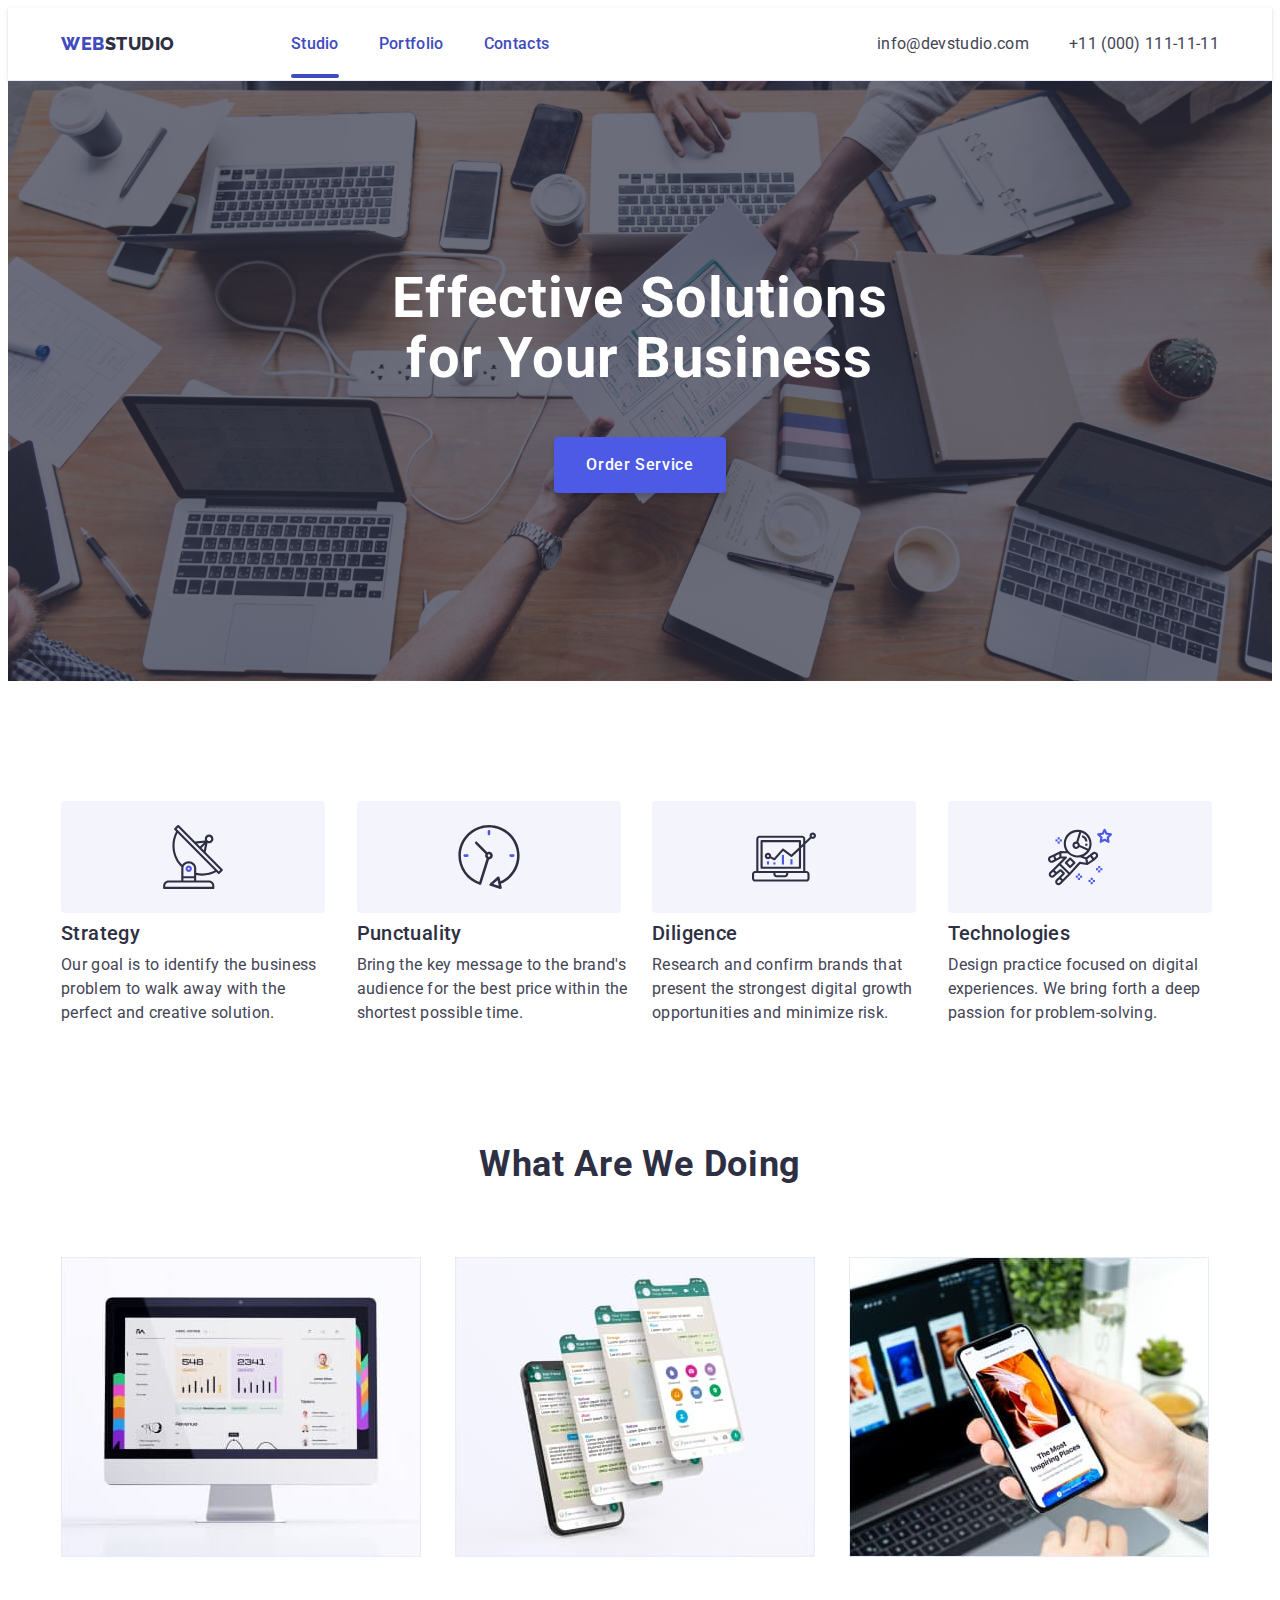
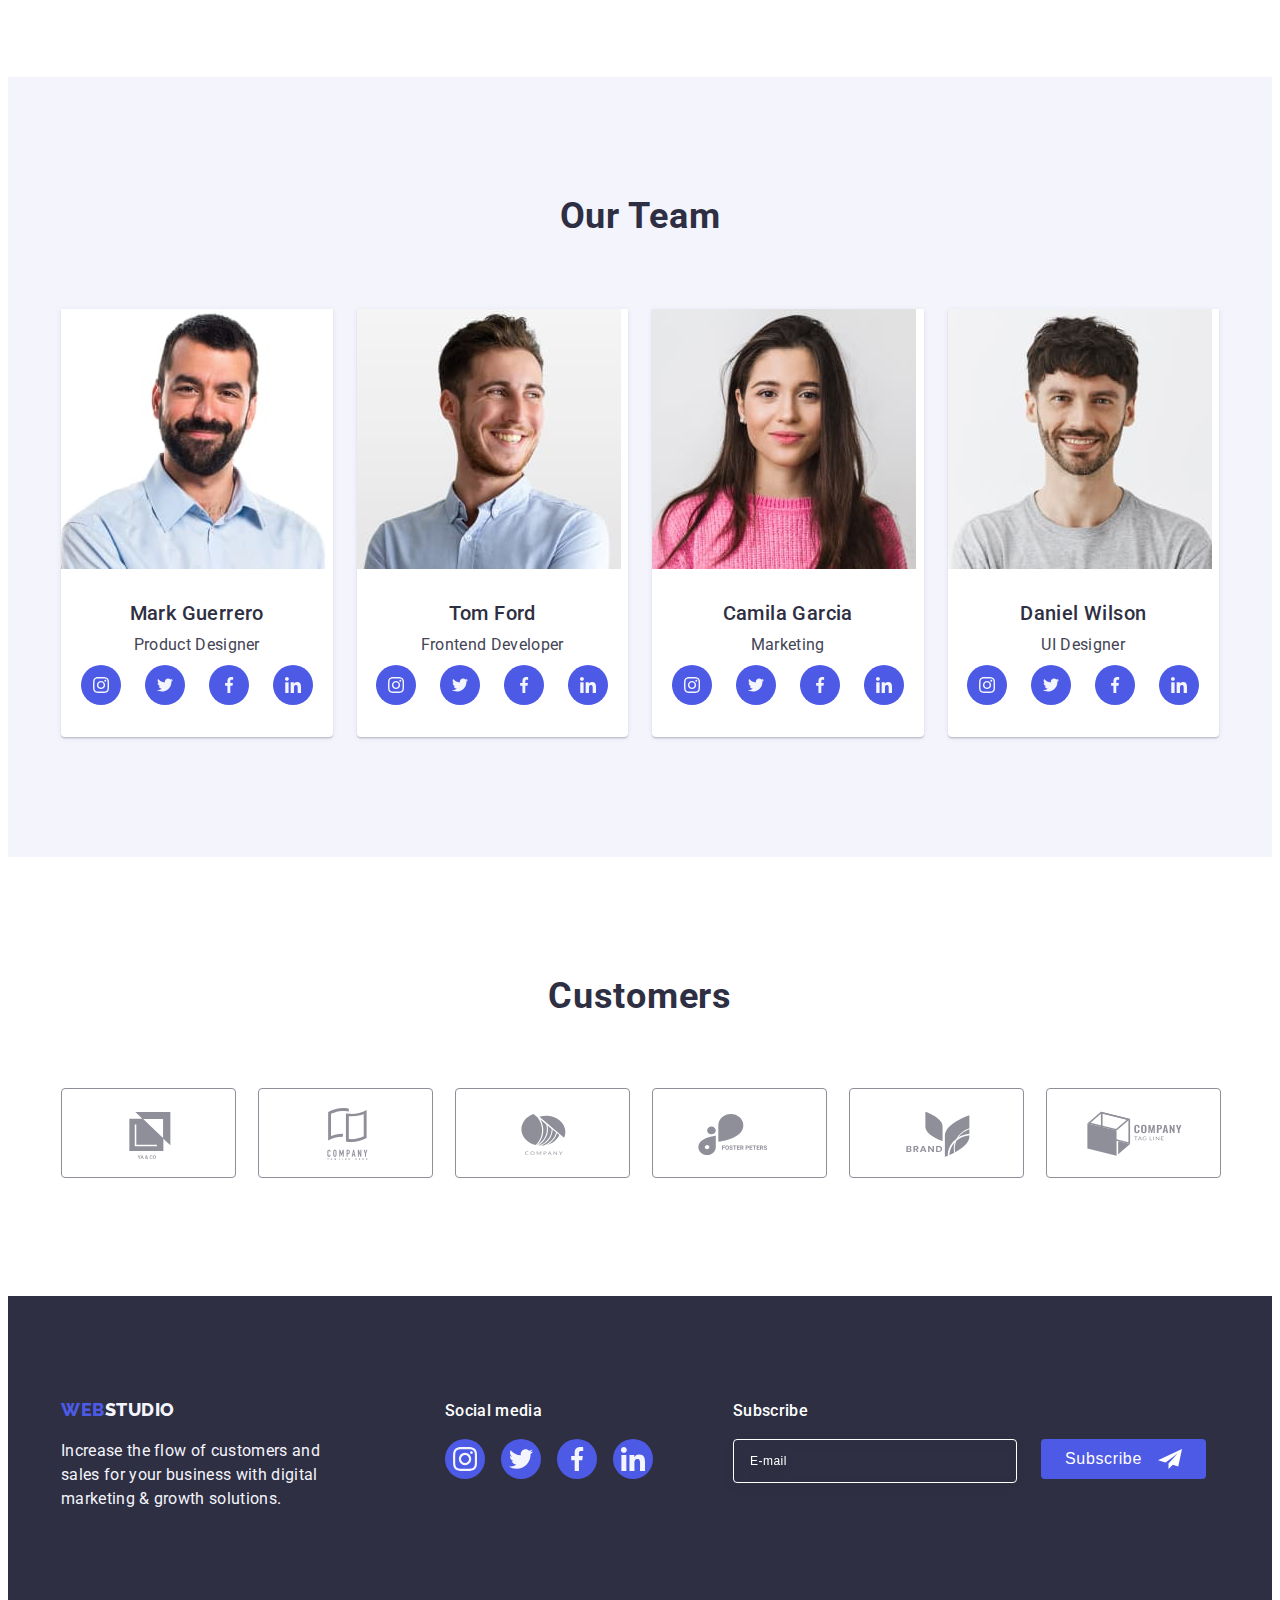
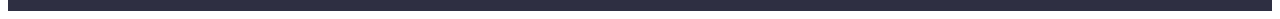
<file: index.html>
<!DOCTYPE html>
<html lang="en">
  <head>
    <meta charset="UTF-8" />
    <meta http-equiv="X-UA-Compatible" content="IE=edge" />
    <meta name="viewport" content="width=device-width, initial-scale=1.0" />
    <title>Web Studio goit-markup-hw-05</title>

    <link rel="preconnect" href="https://fonts.googleapis.com" />
    <link rel="preconnect" href="https://fonts.gstatic.com" crossorigin />
    <link
      href="https://fonts.googleapis.com/css2?family=Raleway:wght@800&family=Roboto:wght@400;500;700&display=swap"
      rel="stylesheet"
    />
    <link
      rel="stylesheet"
      href="https://cdnjs.cloudflare.com/ajax/libs/modern-normalize/1.1.0/modern-normalize.min.css"
      integrity="sha512-wpPYUAdjBVSE4KJnH1VR1HeZfpl1ub8YT/NKx4PuQ5NmX2tKuGu6U/JRp5y+Y8XG2tV+wKQpNHVUX03MfMFn9Q=="
      crossorigin="anonymous"
      referrerpolicy="no-referrer"
    />
    <link rel="stylesheet" href="./css/styles.css" />
  </head>

  <body>
    <!------------------ HEDER-------------- -->
    <header class="heder">
      <div class="header-container container">
        <nav class="nav">
          <a class="link heder-logo" href="./index.html"
            >Web<span class="heder-logo-span">Studio</span></a
          >
          <ul class="list nav-list">
            <li>
              <a class="link nav-last active" href="./index.html">Studio</a>
            </li>
            <li>
              <a class="link nav-last" href="./portfolio.html">Portfolio</a>
            </li>
            <li>
              <a class="link nav-last" href="">Contacts</a>
            </li>
          </ul>
        </nav>
        <address class="address">
          <ul class="list address-list">
            <li>
              <a
                class="link address-mail"
                href="mailto:info@devstudio.com"
                target="_blank"
                rel="noreferrer noopener"
                >info@devstudio.com
              </a>
            </li>
            <li>
              <a class="link address-mail" href="tel:+110001111111"
                >+11 (000) 111-11-11</a
              >
            </li>
          </ul>
        </address>
      </div>
    </header>
    <!------------------ /HEDER-------------- -->
    <!------------------ MAIN-------------- -->
    <main>
      <!-- heroy -->

      <section class="heroy">
        <div class="container heroy-container">
          <h1 class="heroy-title">Effective Solutions for Your Business</h1>
          <button class="button heroy-button" type="button" data-modal-open>
            Order Service
          </button>
        </div>
      </section>

      <!-- /heroy -->
      <!--------features-section------->

      <section class="features-section">
        <div class="container">
          <h2 class="features-hidden-title" hidden>Our properties</h2>

          <ul class="list features-list">
            <li class="features-last">
              <div class="features-last-icon">
                <svg width="64" height="64">
                  <use href="./images/icons.svg#icon-antenna"></use>
                </svg>
              </div>
              <h3 class="features-list-title">Strategy</h3>
              <p class="features-list-text">
                Our goal is to identify the business problem to walk away with
                the perfect and creative solution.
              </p>
            </li>
            <li class="features-last">
              <div class="features-last-icon">
                <svg width="64" height="64">
                  <use href="./images/icons.svg#icon-clock"></use>
                </svg>
              </div>
              <h3 class="features-list-title">Punctuality</h3>
              <p class="features-list-text">
                Bring the key message to the brand's audience for the best price
                within the shortest possible time.
              </p>
            </li>
            <li class="features-last">
              <div class="features-last-icon">
                <svg width="64" height="64">
                  <use href="./images/icons.svg#icon-diagram"></use>
                </svg>
              </div>
              <h3 class="features-list-title">Diligence</h3>
              <p class="features-list-text">
                Research and confirm brands that present the strongest digital
                growth opportunities and minimize risk.
              </p>
            </li>
            <li class="features-last">
              <div class="features-last-icon">
                <svg width="64" height="64">
                  <use href="./images/icons.svg#icon-astronaut"></use>
                </svg>
              </div>
              <h3 class="features-list-title">Technologies</h3>
              <p class="features-list-text">
                Design practice focused on digital experiences. We bring forth a
                deep passion for problem-solving.
              </p>
            </li>
          </ul>
        </div>
      </section>

      <!--------/features-section------->
      <!------ galerey-section -------->

      <section class="galerey-section">
        <div class="container">
          <h2 class="galerey-section-title">What are we doing</h2>
          <ul class="list galerey-section-container">
            <li class="galerey-last">
              <img
                src="./images/index.galerey/galerey/pc.jpg"
                alt="Monitor"
                width="360"
                height="300"
              />
            </li>
            <li class="galerey-last">
              <img
                src="./images/index.galerey/galerey/telephones.jpg"
                alt="telephones"
                width="360"
                height="300"
              />
            </li>
            <li class="galerey-last">
              <img
                src="./images/index.galerey/galerey/notebook.jpg"
                alt="notebook"
                width="360"
                height="300"
              />
            </li>
          </ul>
        </div>
      </section>

      <!----------- /galerey ---------->
      <!----------- description ---------->

      <section class="description">
        <div class="container">
          <h2 class="description-title">Our Team</h2>
          <ul class="list description-list">
            <li class="description-img">
              <img
                class="description-card-img"
                src="./images/index.galerey/our_team/mark-guerrero.jpg"
                alt="poto Mark Guerrero"
                width="264"
                height="260"
              />
              <div class="description-name-container">
                <h3 class="description-name">Mark Guerrero</h3>
                <p class="description-text">Product Designer</p>
                <ul class="list description-list-icon">
                  <li class="description-last-icon">
                    <a href="" class="last description-social-icon">
                      <svg width="16" height="16" class="description-icon">
                        <use href="./images/icons.svg#icon-instagram"></use>
                      </svg>
                    </a>
                  </li>
                  <li class="description-last-icon">
                    <a href="" class="last description-social-icon">
                      <svg width="16" height="16" class="description-icon">
                        <use href="./images/icons.svg#icon-twitter"></use>
                      </svg>
                    </a>
                  </li>
                  <li class="description-last-icon">
                    <a href="" class="last description-social-icon">
                      <svg width="16" height="16" class="description-icon">
                        <use href="./images/icons.svg#icon-facebook"></use>
                      </svg>
                    </a>
                  </li>
                  <li class="description-last-icon">
                    <a href="" class="last description-social-icon">
                      <svg width="16" height="16" class="description-icon">
                        <use href="./images/icons.svg#icon-linkedin"></use>
                      </svg>
                    </a>
                  </li>
                </ul>
              </div>
            </li>
            <li class="description-img">
              <img
                class="description-card-img"
                src="./images/index.galerey/our_team/tom-ford.jpg"
                alt="poto Tom Ford"
                width="264"
                height="260"
              />
              <div class="description-name-container">
                <h3 class="description-name">Tom Ford</h3>
                <p class="description-text">Frontend Developer</p>
                <ul class="list description-list-icon">
                  <li>
                    <a href="" class="last description-social-icon">
                      <svg width="16" height="16" class="description-icon">
                        <use href="./images/icons.svg#icon-instagram"></use>
                      </svg>
                    </a>
                  </li>
                  <li>
                    <a href="" class="last description-social-icon">
                      <svg width="16px" height="16px" class="description-icon">
                        <use href="./images/icons.svg#icon-twitter"></use>
                      </svg>
                    </a>
                  </li>
                  <li>
                    <a href="" class="last description-social-icon">
                      <svg width="16px" height="16px" class="description-icon">
                        <use href="./images/icons.svg#icon-facebook"></use>
                      </svg>
                    </a>
                  </li>
                  <li>
                    <a href="" class="last description-social-icon">
                      <svg width="16px" height="16px" class="description-icon">
                        <use href="./images/icons.svg#icon-linkedin"></use>
                      </svg>
                    </a>
                  </li>
                </ul>
              </div>
            </li>
            <li class="description-img">
              <img
                class="description-card-img"
                src="./images/index.galerey/our_team/camila-garcia.jpg"
                alt="poto Camila Garcia"
                width="264"
                height="260"
              />
              <div class="description-name-container">
                <h3 class="description-name">Camila Garcia</h3>
                <p class="description-text">Marketing</p>
                <ul class="list description-list-icon">
                  <li>
                    <a href="" class="last description-social-icon">
                      <svg width="16px" height="16px" class="description-icon">
                        <use href="./images/icons.svg#icon-instagram"></use>
                      </svg>
                    </a>
                  </li>
                  <li>
                    <a href="" class="last description-social-icon">
                      <svg width="16px" height="16px" class="description-icon">
                        <use href="./images/icons.svg#icon-twitter"></use>
                      </svg>
                    </a>
                  </li>
                  <li>
                    <a href="" class="last description-social-icon">
                      <svg width="16px" height="16px" class="description-icon">
                        <use href="./images/icons.svg#icon-facebook"></use>
                      </svg>
                    </a>
                  </li>
                  <li>
                    <a href="" class="last description-social-icon">
                      <svg width="16px" height="16px" class="description-icon">
                        <use href="./images/icons.svg#icon-linkedin"></use>
                      </svg>
                    </a>
                  </li>
                </ul>
              </div>
            </li>
            <li class="description-img">
              <img
                class="description-card-img"
                src="./images/index.galerey/our_team/daniel-wilson.jpg"
                alt="poto Daniel Wilson"
                width="264"
                height="260"
              />
              <div class="description-name-container">
                <h3 class="description-name">Daniel Wilson</h3>
                <p class="description-text">UI Designer</p>
                <ul class="list description-list-icon">
                  <li>
                    <a href="" class="last description-social-icon">
                      <svg width="16px" height="16px" class="description-icon">
                        <use href="./images/icons.svg#icon-instagram"></use>
                      </svg>
                    </a>
                  </li>
                  <li>
                    <a href="" class="last description-social-icon">
                      <svg width="16px" height="16px" class="description-icon">
                        <use href="./images/icons.svg#icon-twitter"></use>
                      </svg>
                    </a>
                  </li>
                  <li>
                    <a href="" class="last description-social-icon">
                      <svg width="16px" height="16px" class="description-icon">
                        <use href="./images/icons.svg#icon-facebook"></use>
                      </svg>
                    </a>
                  </li>
                  <li>
                    <a href="" class="last description-social-icon">
                      <svg width="16px" height="16px" class="description-icon">
                        <use href="./images/icons.svg#icon-linkedin"></use>
                      </svg>
                    </a>
                  </li>
                </ul>
              </div>
            </li>
          </ul>
        </div>
      </section>
      <!-------------- /description ------------>
      <!-------------- customers-section ------------>
      <section class="customers-section">
        <div class="container">
          <h2 class="customers-title">Customers</h2>
          <ul class="list customers-list">
            <li class="customers-last">
              <a href="" class="customers-last-icon">
                <svg width="104" height="56" class="customers-icon">
                  <use href="./images/icons.svg#icon-logo-1"></use>
                </svg>
              </a>
            </li>
            <li class="customers-last">
              <a href="" class="customers-last-icon">
                <svg width="104" height="56" class="customers-icon">
                  <use href="./images/icons.svg#icon-logo-2"></use>
                </svg>
              </a>
            </li>
            <li class="customers-last">
              <a href="" class="customers-last-icon">
                <svg width="104" height="56" class="customers-icon">
                  <use href="./images/icons.svg#icon-logo-3"></use>
                </svg>
              </a>
            </li>
            <li class="customers-last">
              <a href="" class="customers-last-icon">
                <svg width="104" height="56" class="customers-icon">
                  <use href="./images/icons.svg#icon-logo-4"></use>
                </svg>
              </a>
            </li>
            <li class="customers-last">
              <a href="" class="customers-last-icon">
                <svg width="104" height="56" class="customers-icon">
                  <use href="./images/icons.svg#icon-logo-5"></use>
                </svg>
              </a>
            </li>
            <li class="customers-last">
              <a href="" class="customers-last-icon">
                <svg width="104" height="56" class="customers-icon">
                  <use href="./images/icons.svg#icon-logo-6"></use>
                </svg>
              </a>
            </li>
          </ul>
        </div>
      </section>
      <!-------------- /customers-section ------------>
    </main>
    <!------------------ /MAIN-------------- -->
    <!------------------ FOOTER-------------- -->

    <footer class="footer">
      <div class="container footer-container">
        <div class="footer-container-logo">
          <a class="link footer-logo" href="./index.html"
            >Web<span class="footer-logo-span">Studio</span></a
          >
          <p class="footer-text">
            Increase the flow of customers and sales for your business with
            digital marketing & growth solutions.
          </p>
        </div>
        <div class="footer-social-container">
          <p class="footer-social-title">Social media</p>
          <ul class="list footer-list-icon">
            <li class="footer-last-icon">
              <a href="" class="last footer-social-icon">
                <svg width="24" height="24" class="footer-icon">
                  <use href="./images/icons.svg#icon-instagram"></use>
                </svg>
              </a>
            </li>
            <li class="footer-last-icon">
              <a href="" class="last footer-social-icon">
                <svg width="24" height="24" class="footer-icon">
                  <use href="./images/icons.svg#icon-twitter"></use>
                </svg>
              </a>
            </li>
            <li class="footer-last-icon">
              <a href="" class="last footer-social-icon">
                <svg width="24" height="24" class="footer-icon">
                  <use href="./images/icons.svg#icon-facebook"></use>
                </svg>
              </a>
            </li>
            <li class="footer-last-icon">
              <a href="" class="last footer-social-icon">
                <svg width="24" height="24" class="footer-icon">
                  <use href="./images/icons.svg#icon-linkedin"></use>
                </svg>
              </a>
            </li>
          </ul>
        </div>
        <div class="contact-form-contanier">
          <p class="contact-form-title">Subscribe</p>
          <form class="contact-form">
            <label class="contact-email-label">
              <input
                type="email"
                name="contact-email"
                placeholder="E-mail"
                class="contact-form-email"
            /></label>
            <button type="submit" class="contact-subscribe-button">
              Subscribe
              <svg width="24" height="24" class="subscribe-icon">
                <use href="./images/icons.svg#icon-subscribe"></use>
              </svg>
            </button>
          </form>
        </div>
      </div>
    </footer>

    <!------------------ /FOOTER-------------- -->
    <!-- -------- modal window ------ -->
    <div class="backdrop is-hidden" data-modal>
      <div class="modal">
        <button type="button" class="modal-close-button" data-modal-close>
          <svg width="8" height="8" class="modal-close-btn-icon">
            <use href="./images/icons.svg#icon-close-modal-icon"></use>
          </svg>
        </button>

        <p class="modal-hiden">Leave your contacts and we will call you back</p>

        <form class="modal-form">
          <div class="modal-form-conteiner">
            <label for="user-name" class="modal-form-lable">Name</label>
            <div class="modal-input-contenier">
              <input
                type="text"
                id="user-name"
                name="user-name"
                required
                pattern="^[a-zA-Zа-яА-Я]+$"
                minlength="2"
                class="modal-form-input"
              />
              <svg width="18" height="24" class="form-input-icon">
                <use href="./images/icons.svg#midal-icon-person"></use>
              </svg>
            </div>
          </div>
          <div class="modal-form-conteiner">
            <label for="user-tell" class="modal-form-lable">Phone</label>
            <div class="modal-input-contenier">
              <input
                type="tel"
                id="user-tell"
                name="user-tell"
                required
                pattern="[0-9]{10}"
                minlength="10"
                title="xxxxxxxxxx"
                class="modal-form-input"
              />
              <svg width="18" height="24" class="form-input-icon">
                <use href="./images/icons.svg#madal-icon-phone"></use>
              </svg>
            </div>
          </div>
          <div class="modal-form-conteiner">
            <label for="user-email" class="modal-form-lable">Email</label>
            <div class="modal-input-contenier">
              <input
                type="email"
                id="user-email"
                name="user_email"
                required
                class="modal-form-input"
              />
              <svg width="18" height="24" class="form-input-icon">
                <use href="./images/icons.svg#modal-icon-email"></use>
              </svg>
            </div>
          </div>
          <div class="modal-form-comment-conteiner">
            <label for="user-comment" class="modal-form-lable">Comment</label>
            <textarea
              id="user-comment"
              name="user-comment"
              placeholder="Text input"
              class="modal-commentar"
            ></textarea>
          </div>

          <div class="modal-user-polis">
            <input
              type="checkbox"
              id="user-privacy"
              name="user-privacy"
              class="modal-form-checkbox visually-hidden"
              value="true"
            />

            <label for="user-privacy" class="modal-form-chec-desc">
              <span class="user-privacy-lable">
                <svg width="10" height="8">
                  <use href="./images/icons.svg#icon-check"></use>
                </svg>
              </span>
              I accept the terms and conditions of the
              <a href="" class="privat-polis">Privacy Policy</a>
            </label>
          </div>

          <button type="submit" class="modal-form-button">Send</button>
        </form>
      </div>
    </div>
    <!-- -------- /modal window ------ -->
    <script src="./js/modal.js"></script>
  </body>
</html>
</file>
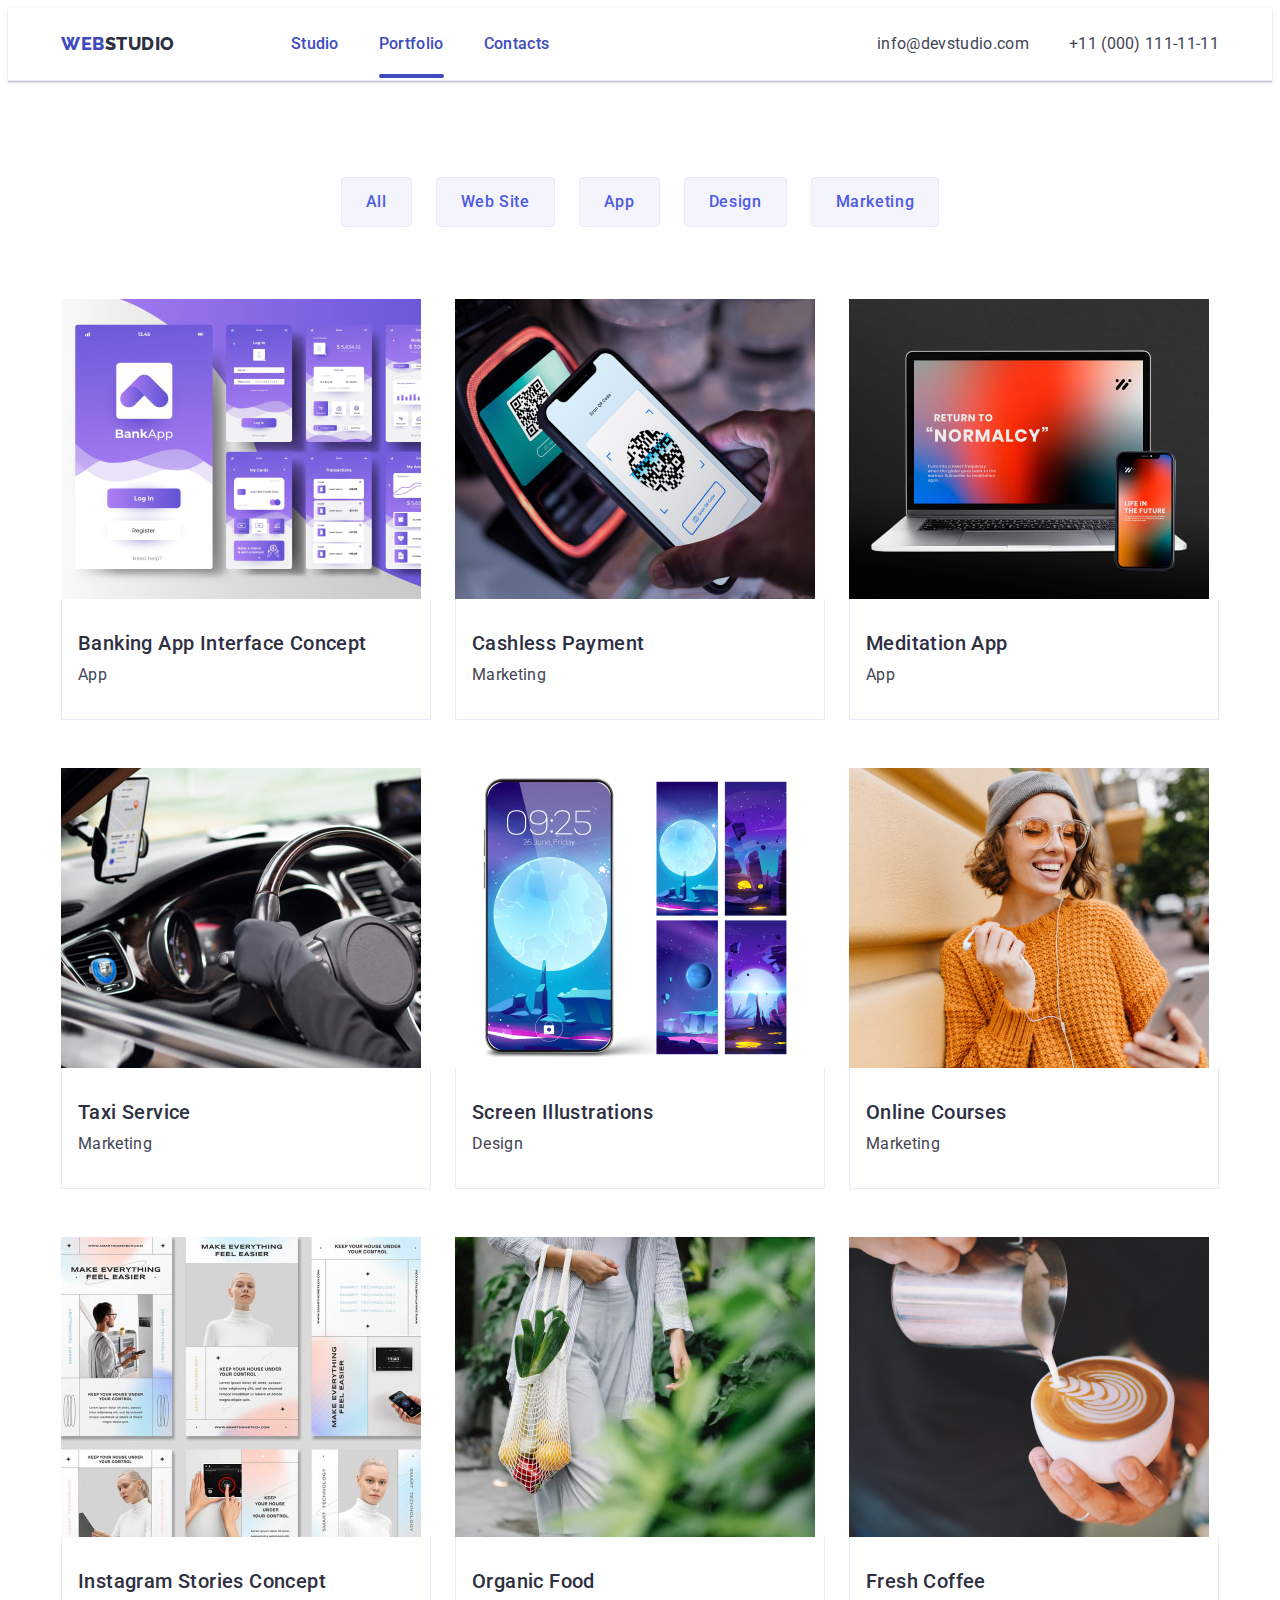
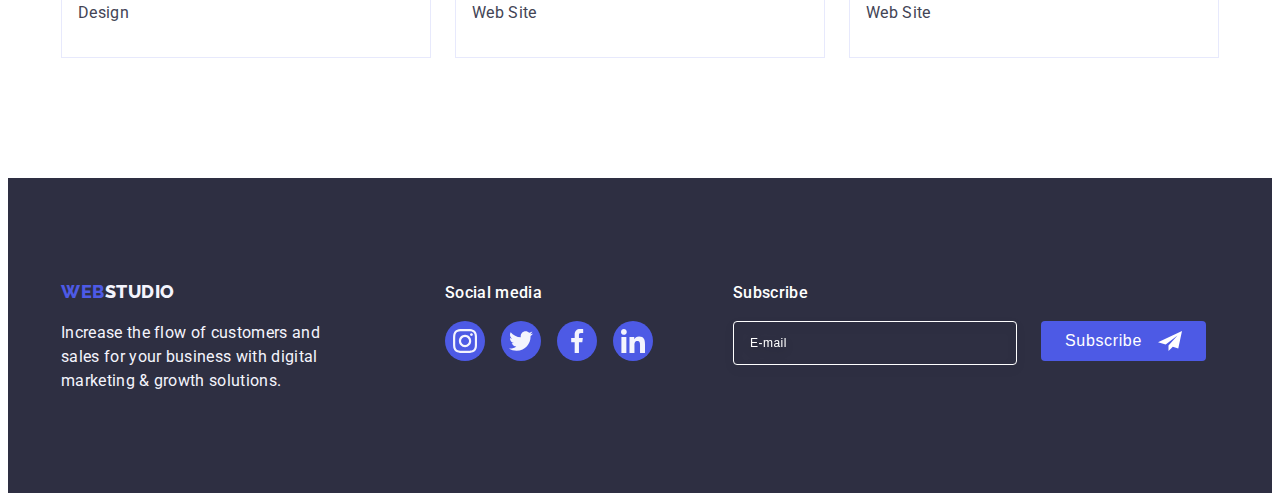
<file: portfolio.html>
<!DOCTYPE html>
<html lang="en">
  <head>
    <meta charset="UTF-8" />
    <meta http-equiv="X-UA-Compatible" content="IE=edge" />
    <meta name="viewport" content="width=device-width, initial-scale=1.0" />
    <title>Web Studio goit-markup-hw-05</title>

    <link rel="preconnect" href="https://fonts.googleapis.com" />
    <link rel="preconnect" href="https://fonts.gstatic.com" crossorigin />
    <link
      href="https://fonts.googleapis.com/css2?family=Raleway:wght@800&family=Roboto:wght@400;500;700&display=swap"
      rel="stylesheet"
    />
    <link
      rel="stylesheet"
      href="https://cdnjs.cloudflare.com/ajax/libs/modern-normalize/1.1.0/modern-normalize.min.css"
      integrity="sha512-wpPYUAdjBVSE4KJnH1VR1HeZfpl1ub8YT/NKx4PuQ5NmX2tKuGu6U/JRp5y+Y8XG2tV+wKQpNHVUX03MfMFn9Q=="
      crossorigin="anonymous"
      referrerpolicy="no-referrer"
    />
    <link rel="stylesheet" href="./css/styles.css" />
  </head>

  <body>
    <!------------------ HEDER-------------- -->
    <header class="heder">
      <div class="header-container container">
        <nav class="nav">
          <a class="link heder-logo" href="./index.html"
            >Web<span class="heder-logo-span">Studio</span></a
          >
          <ul class="list nav-list">
            <li>
              <a class="link nav-last" href="./index.html">Studio</a>
            </li>
            <li>
              <a class="link nav-last active" href="./portfolio.html"
                >Portfolio</a
              >
            </li>
            <li>
              <a class="link nav-last" href="">Contacts</a>
            </li>
          </ul>
        </nav>
        <address class="address">
          <ul class="list address-list">
            <li>
              <a
                class="link address-mail"
                href="mailto:info@devstudio.com"
                target="_blank"
                rel="noreferrer noopener"
                >info@devstudio.com
              </a>
            </li>
            <li>
              <a class="link address-mail" href="tel:+110001111111"
                >+11 (000) 111-11-11</a
              >
            </li>
          </ul>
        </address>
      </div>
    </header>
    <!------------------ /HEDER-------------- -->
    <!------------------ MAIN-------------- -->
    <main>
      <section class="soft-bar-section">
        <div class="container thumbnail-container">
          <h1 class="features-hidden-title" hidden>Our properties</h1>
          <!-- soft bar -->
          <ul class="list soft-bar-list">
            <li>
              <button class="button soft-bar-button" type="button">All</button>
            </li>
            <li>
              <button class="button soft-bar-button" type="button">
                Web Site
              </button>
            </li>
            <li>
              <button class="button soft-bar-button" type="button">App</button>
            </li>
            <li>
              <button class="button soft-bar-button" type="button">
                Design
              </button>
            </li>
            <li>
              <button class="button soft-bar-button" type="button">
                Marketing
              </button>
            </li>
          </ul>

          <!-- /soft bar -->
          <!------------- thumbnail-------- -->

          <ul class="list thumbnail">
            <!-- row 1 -->
            <li class="thumbnail-last">
              <a class="link thumbnail-list" href="">
                <div class="thumbnail-list-contenier">
                  <img
                    class="thumbnail-img"
                    src="./images/portfolio-galerey/list.jpg"
                    alt="Banking App Interface Concept"
                    width="360"
                    height="300"
                  />
                  <p class="thumbnail-overlive">
                    14 Stylish and User-Friendly App Design Concepts · Task
                    Manager App · Calorie Tracker App · Exotic Fruit Ecommerce
                    App · Cloud Storage App
                  </p>
                </div>
                <div class="thumbnail-name">
                  <h2 class="thumbnail-title">Banking App Interface Concept</h2>
                  <p class="thumbnail-text">App</p>
                </div>
              </a>
            </li>
            <li class="thumbnail-last">
              <a class="link thumbnail-list" href="">
                <div class="thumbnail-list-contenier">
                  <img
                    class="thumbnail-img"
                    src="./images/portfolio-galerey/phone.jpg"
                    alt="Cashless Payment"
                    width="360"
                    height="300"
                  />
                  <p class="thumbnail-overlive">
                    14 Stylish and User-Friendly App Design Concepts · Task
                    Manager App · Calorie Tracker App · Exotic Fruit Ecommerce
                    App · Cloud Storage App
                  </p>
                </div>
                <div class="thumbnail-name">
                  <h2 class="thumbnail-title">Cashless Payment</h2>
                  <p class="thumbnail-text">Marketing</p>
                </div>
              </a>
            </li>
            <li class="thumbnail-last">
              <a class="link thumbnail-list" href="">
                <div class="thumbnail-list-contenier">
                  <img
                    class="thumbnail-img"
                    src="./images/portfolio-galerey/notebook.jpg"
                    alt="notebook"
                    width="360"
                    height="300"
                  />
                  <p class="thumbnail-overlive">
                    14 Stylish and User-Friendly App Design Concepts · Task
                    Manager App · Calorie Tracker App · Exotic Fruit Ecommerce
                    App · Cloud Storage App
                  </p>
                </div>
                <div class="thumbnail-name">
                  <h2 class="thumbnail-title">Meditation App</h2>
                  <p class="thumbnail-text">App</p>
                </div>
              </a>
            </li>
            <!-- row 2 -->
            <li class="thumbnail-last">
              <a class="link thumbnail-list" href="">
                <div class="thumbnail-list-contenier">
                  <img
                    class="thumbnail-img"
                    src="./images/portfolio-galerey/car.jpg"
                    alt="Car taxi"
                    width="360"
                    height="300"
                  />
                  <p class="thumbnail-overlive">
                    14 Stylish and User-Friendly App Design Concepts · Task
                    Manager App · Calorie Tracker App · Exotic Fruit Ecommerce
                    App · Cloud Storage App
                  </p>
                </div>
                <div class="thumbnail-name">
                  <h2 class="thumbnail-title">Taxi Service</h2>
                  <p class="thumbnail-text">Marketing</p>
                </div>
              </a>
            </li>
            <li class="thumbnail-last">
              <a class="link thumbnail-list" href="">
                <div class="thumbnail-list-contenier">
                  <img
                    class="thumbnail-img"
                    src="./images/portfolio-galerey/scren-phone.jpg"
                    alt="scren-phone"
                    width="360"
                    height="300"
                  />
                  <p class="thumbnail-overlive">
                    14 Stylish and User-Friendly App Design Concepts · Task
                    Manager App · Calorie Tracker App · Exotic Fruit Ecommerce
                    App · Cloud Storage App
                  </p>
                </div>
                <div class="thumbnail-name">
                  <h2 class="thumbnail-title">Screen Illustrations</h2>
                  <p class="thumbnail-text">Design</p>
                </div>
              </a>
            </li>
            <li class="thumbnail-last">
              <a class="link thumbnail-list" href="">
                <div class="thumbnail-list-contenier">
                  <img
                    class="thumbnail-img"
                    src="./images/portfolio-galerey/gearl.jpg"
                    alt="gearl"
                    width="360"
                    height="300"
                  />
                  <p class="thumbnail-overlive">
                    14 Stylish and User-Friendly App Design Concepts · Task
                    Manager App · Calorie Tracker App · Exotic Fruit Ecommerce
                    App · Cloud Storage App
                  </p>
                </div>
                <div class="thumbnail-name">
                  <h2 class="thumbnail-title">Online Courses</h2>
                  <p class="thumbnail-text">Marketing</p>
                </div>
              </a>
            </li>
            <!-- row 3 -->
            <li class="thumbnail-last">
              <a class="link thumbnail-list" href="">
                <div class="thumbnail-list-contenier">
                  <img
                    class="thumbnail-img"
                    src="./images/portfolio-galerey/instagram.jpg"
                    alt="scren instagram"
                    width="360"
                    height="300"
                  />
                  <p class="thumbnail-overlive">
                    14 Stylish and User-Friendly App Design Concepts · Task
                    Manager App · Calorie Tracker App · Exotic Fruit Ecommerce
                    App · Cloud Storage App
                  </p>
                </div>
                <div class="thumbnail-name">
                  <h2 class="thumbnail-title">Instagram Stories Concept</h2>
                  <p class="thumbnail-text">Design</p>
                </div>
              </a>
            </li>
            <li class="thumbnail-last">
              <a class="link thumbnail-list" href="">
                <div class="thumbnail-list-contenier">
                  <img
                    class="thumbnail-img"
                    src="./images/portfolio-galerey/products.jpg"
                    alt="products"
                    width="360"
                    height="300"
                  />
                  <p class="thumbnail-overlive">
                    14 Stylish and User-Friendly App Design Concepts · Task
                    Manager App · Calorie Tracker App · Exotic Fruit Ecommerce
                    App · Cloud Storage App
                  </p>
                </div>
                <div class="thumbnail-name">
                  <h2 class="thumbnail-title">Organic Food</h2>
                  <p class="thumbnail-text">Web Site</p>
                </div>
              </a>
            </li>
            <li class="thumbnail-last">
              <a class="link thumbnail-list" href="">
                <div class="thumbnail-list-contenier">
                  <img
                    class="thumbnail-img"
                    src="./images/portfolio-galerey/coffe.jpg"
                    alt="coffe"
                    width="360"
                    height="300"
                  />
                  <p class="thumbnail-overlive">
                    14 Stylish and User-Friendly App Design Concepts · Task
                    Manager App · Calorie Tracker App · Exotic Fruit Ecommerce
                    App · Cloud Storage App
                  </p>
                </div>
                <div class="thumbnail-name">
                  <h2 class="thumbnail-title">Fresh Coffee</h2>
                  <p class="thumbnail-text">Web Site</p>
                </div>
              </a>
            </li>
          </ul>
        </div>
        <!------------- /thumbnail-------- -->
      </section>
    </main>
    <!------------------ /MAIN-------------- -->
    <!------------------ FOOTER-------------- -->

    <footer class="footer">
      <div class="container footer-container">
        <div class="footer-container-logo">
          <a class="link footer-logo" href="./index.html"
            >Web<span class="footer-logo-span">Studio</span></a
          >
          <p class="footer-text">
            Increase the flow of customers and sales for your business with
            digital marketing & growth solutions.
          </p>
        </div>
        <div class="footer-social-container">
          <p class="footer-social-title">Social media</p>
          <ul class="list footer-list-icon">
            <li class="footer-last-icon">
              <a href="" class="last footer-social-icon">
                <svg width="24" height="24" class="footer-icon">
                  <use href="./images/icons.svg#icon-instagram"></use>
                </svg>
              </a>
            </li>
            <li class="footer-last-icon">
              <a href="" class="last footer-social-icon">
                <svg width="24" height="24" class="footer-icon">
                  <use href="./images/icons.svg#icon-twitter"></use>
                </svg>
              </a>
            </li>
            <li class="footer-last-icon">
              <a href="" class="last footer-social-icon">
                <svg width="24" height="24" class="footer-icon">
                  <use href="./images/icons.svg#icon-facebook"></use>
                </svg>
              </a>
            </li>
            <li class="footer-last-icon">
              <a href="" class="last footer-social-icon">
                <svg width="24" height="24" class="footer-icon">
                  <use href="./images/icons.svg#icon-linkedin"></use>
                </svg>
              </a>
            </li>
          </ul>
        </div>
        <div class="contact-form-contanier">
          <p class="contact-form-title">Subscribe</p>
          <form class="contact-form">
            <label class="contact-email-label">
              <input
                type="email"
                name="contact-email"
                placeholder="E-mail"
                class="contact-form-email"
            /></label>
            <button type="submit" class="contact-subscribe-button">
              Subscribe
              <svg width="24" height="24" class="subscribe-icon">
                <use href="./images/icons.svg#icon-subscribe"></use>
              </svg>
            </button>
          </form>
        </div>
      </div>
    </footer>
    <!------------------ /FOOTER-------------- -->
  </body>
</html>
</file>
<file: css/styles.css>
/* ================== BASE ================ */
.list {
  list-style: none;
  padding: 0;
  margin: 0;
}
.link {
  text-decoration: none;
}
.button {
  cursor: pointer;
  font-family: inherit;
}
.address {
  font-style: normal;
}
h1,
h2,
h3,
h4,
h5,
h6,
p {
  margin: 0;
}
img {
  display: block;
}
/* =============== /BASE ==================== */
/* =============== VARIABLES ==================== */
:root {
  --main-fon: "Roboto", sans-serif;
  --secondery-fon: "Raleway", sans-serif;

  --color-iris: #4d5ae5;
  --color-ocean: #404bbf;
  --color-green: #31d0aa;
  --color-slate: #434455;
  --color-light-slate: #8e8f99;
  --color-cornflower: #e7e9fc;
  --color-cloud: #f4f4fd;
  --color-grey: #2e2f42;
  --color-white: #ffffff;
  --color-dairy: #fcfcfc;
}

/* =============== /VARIABLES ==================== */

body {
  background-color: #ffffff;
  font-family: var(--main-fon);
  color: var(--color-grey);
  color: #434455;
}
.container {
  width: 1158px;
  margin: 0 auto;
  padding: 0 15px;}
/* ------------------ HEDER---------------- */
.heder {
  border-bottom: 1px solid #e7e9fc;
  box-shadow: 0px 2px 1px rgba(46, 47, 66, 0.08), 0px 1px 1px rgba(46, 47, 66, 0.16), 0px 1px 6px rgba(46, 47, 66, 0.08);
}

.header-container {
  display: flex;
  align-items: center;
  width: 1158px;
}

/* -----logo----- */
.heder-logo {
  position: relative;
  margin-right: 76px;

  font-family: var(--secondery-fon);
  font-weight: 800;
  font-size: 18px;
  line-height: 1.17;
  display: flex;
  align-items: center;
  letter-spacing: 0.03em;
  text-transform: uppercase;

  color: var(--color-ocean);
}
.heder-logo-span {
  color: var(--color-grey);
}
/* -----/logo----- */
/* -------nav----- */
.nav {
  margin-right: auto;

  display: flex;
  gap: 40px;
  align-items: center;
}
.nav-list {
  margin-right: auto;

  display: flex;
  gap: 40px;
  align-items: center;
}
.nav-last {
  transition: color 250ms cubic-bezier(0.4, 0, 0.2, 1);
  position: relative;
  padding: 24px 0 24px;
  font-family: var(--main-fon);
  font-weight: 500;
  font-size: 16px;
  line-height: 1.5;
  letter-spacing: 0.02em;

  color: #404bbf;
}
.nav-last:hover,
.nav-last:focus {
  color: var(--color-ocean);
}
.nav-last::after{
  width: 100%;
  display: block;
content: '';
position: absolute;
left: 0;
bottom: -1px;
height: 4px;

border-radius: 2px;

}
.nav-last.active::after{
  background-color: var(--color-ocean);
}
/* address */
.address-list {
  display: flex;
  gap: 40px;
  padding: 24px 0;
}
.address-mail {
  transition: color 250ms cubic-bezier(0.4, 0, 0.2, 1);

  font-family: var(--main-fon);

  font-weight: 400;
  font-size: 16px;
  line-height: 1.5;
  letter-spacing: 0.02em;

  color: var(--color-slate);
}
.address-mail:hover {
  color: var(--color-ocean);
}
.address-mail:focus {
  color: var(--color-ocean);
}

/* -------/nav----- */
/* ====================== INDEX HTML==================== */
/* --------heroy-------- */
.heroy-container {
  
  display: flex;
  flex-direction: column;
  align-items: center;
}
.heroy {
  margin: auto;
  max-width: 1440px;
  padding: 188px 0;
  background-image: linear-gradient(rgba(46, 47, 66, 0.7), rgba(46, 47, 66, 0.7)), url(../images/img-name.jpg);
  background-size: cover;
  background-repeat: no-repeat;
  background-position: center;
}
.heroy-title {
  max-width: 496px;

  margin-bottom: 48px;

  font-weight: 700;
  font-size: 56px;
  line-height: 1.07;
  text-align: center;
  letter-spacing: 0.02em;

  color: var(--color-white);
}

.heroy-button {
  min-width: 169px;
  height: 56px;
  padding: 16px 32px;

  transition: background-color 250ms cubic-bezier(0.4, 0, 0.2, 1);

  background: var(--color-iris);
  box-shadow: 0px 4px 4px rgba(0, 0, 0, 0.15);
  border-radius: 4px;
  font-family: var(--main-fon);

  font-weight: 500;
  font-size: 16px;
  line-height: 1.5;
  display: block;
  align-items: center;
  letter-spacing: 0.04em;
  color: var(--color-white);

  border: none;
}
.heroy-button:hover {
  background-color: var(--color-ocean);
}
.heroy-button:focus {
  background-color: var(--color-ocean);
}

/* --------/heroy-------- */
/* ------features-section------ */
.features-section {
  padding: 120px 0;

}

.features-hidden-title {
  /* HIDEN TITLE */
  position: absolute;
  width: 1px;
  height: 1px;
  margin: -1px;
  padding: 0;
  overflow: hidden;
  border: 0;
  clip: rect(0 0 0 0);
}
/* /HIDEN TITLE */
.features-list {
  display: flex;
  gap: 24px;
}
.features-last {
  width: calc((100% - 72px) / 4);
}
.features-list-title {
  margin-bottom: 8px;
  font-weight: 500;
  font-size: 20px;
  line-height: 1.2;
  letter-spacing: 0.02em;
  color: var(--color-grey);
}
.features-list-text {
  font-size: 16px;
  line-height: 1.5;
  letter-spacing: 0.02em;

  color: var(--color-slate);
}
.features-last-icon{
  width: 264px;
  height: 112px;
  display: flex;
  justify-content: center;
  align-items: center;
  background: #F4F4FD;
border-radius: 4px;
margin-bottom: 8px;
}
/* ------/features-section------ */
/* ------ galerey-section -------- */
.galerey-section {
  padding-bottom: 120px;
}

.galerey-section-container {
  display: flex;
  gap: 24px;
}
.galerey-section-title {
  margin-bottom: 72px;
  font-weight: 700;
  font-size: 36px;
  line-height: 1.11;
  text-align: center;
  letter-spacing: 0.02em;
  text-transform: capitalize;
  color: var(--color-grey);
}
.galerey-last {
  width: calc((100% - 48px) / 3);
}
/* ------ /galerey-section -------- */
/* -------------- description ------------ */
.description {
  padding: 120px 0;
}
.description-list {
  display: flex;
  gap: 24px;
}

.description {
  background-color: #f4f4fd;
}
.description-img {
  box-shadow: 0px 1px 6px rgba(46, 47, 66, 0.08), 0px 1px 1px rgba(46, 47, 66, 0.16), 0px 2px 1px rgba(46, 47, 66, 0.08);
  border-radius: 0px 0px 4px 4px;
  background-color: var(--color-white);
  width: calc((100% - 72px) / 4);
}

.description-title {
  margin-bottom: 72px;
  font-weight: 700;
  font-size: 36px;
  line-height: 1.11;
  text-align: center;
  letter-spacing: 0.02em;
  text-transform: capitalize;
  color: var(--color-grey);
}
.description-name-container {
  padding: 32px 0;
}
.description-name {
  margin-bottom: 8px;

  text-align: center;
  font-weight: 500;
  font-size: 20px;
  line-height: 1.2;
  letter-spacing: 0.02em;
  color: var(--color-grey);
}
.description-text {
  text-align: center;
  font-size: 16px;
  line-height: 1.5;
  letter-spacing: 0.02em;
  margin-bottom: 8px;

  color: var(--color-slate);
}
.description-social-icon{
  transition: background-color 250ms cubic-bezier(0.4, 0, 0.2, 1);
  display: block;
  width: 40px;
  height: 40px;
  border-radius: 50%;
  background-color: var(--color-iris);
  display: flex;
  justify-content: center;
  align-items: center;

}
.description-social-icon:hover{
  background-color: #404bbf;
}
.description-social-icon:focus{
  background-color: #404bbf;
}
.description-list-icon{
  display: flex;
  justify-content: center;
  gap: 24px;
}
.description-icon{
  fill: #f4f4fd;
}

/* -------------- /description ------------ */
/* -------------- customers-section ---------- */
.customers-section{
  padding-top: 120px;
  padding-bottom:120px ;
}
.customers-last{
  width:calc((100% - 120px) / 6);
  height: 88px;
}
.customers-title{
font-weight: 700;
font-size: 36px;
line-height: 1.1;
text-align: center;
letter-spacing: 0.02em;
text-transform: capitalize;
margin-bottom: 72px;

color: var(--color-grey);

}
.customers-last-icon{
  transition: border-color 250ms cubic-bezier(0.4, 0, 0.2, 1), color 250ms cubic-bezier(0.4, 0, 0.2, 1);
width: 100%;
height: 100%;
border: 1px solid #8E8F99;
border-radius: 4px;
display: flex;
justify-content: center;
align-items: center;

color: var(--color-light-slate);

}
.customers-last-icon:hover{
  border-color: #404bbf;
  color: #404bbf;
}
.customers-last-icon:focus{
  border-color: #404bbf;
  color: #404bbf;
}
.customers-icon{
  fill: currentColor;
}

.customers-list{

display: flex;
justify-content: center;
gap: 24px;
}
/* -------------- /customers-section ---------- */
/* =============================== /INDEX.HTML=========================== */
/* =============================== PORTFOLIO.HTML=========================== */
.soft-bar-section {
  padding: 96px 0 120px;
}
.soft-bar-list {
  margin-bottom: 72px;
  display: flex;
  gap: 24px;
  justify-content: center;
}
.soft-bar-button {
  transition: color 250ms cubic-bezier(0.4, 0, 0.2, 1), background-color 250ms cubic-bezier(0.4, 0, 0.2, 1), border-color 250ms cubic-bezier(0.4, 0, 0.2, 1), box-shadow 250ms cubic-bezier(0.4, 0, 0.2, 1); 
  min-width: 69px;
  min-height: 48px;
  padding: 12px 24px;
  background: #f4f4fd;
  border: 1px solid #e7e9fc;
  border-radius: 4px;

  font-weight: 500;
  font-size: 16px;
  line-height: 1.5;

  align-items: center;
  text-align: center;
  letter-spacing: 0.04em;

  color: var(--color-iris);
}

.soft-bar-button:hover {
  border: 1px solid transparent;
  background: #404bbf;
  box-shadow: 0px 3px 1px rgba(0, 0, 0, 0.1), 0px 2px 1px rgba(0, 0, 0, 0.08),
    0px 2px 2px rgba(0, 0, 0, 0.12);
  border-radius: 4px;

  font-weight: 500;
  font-size: 16px;
  line-height: 1.5;

  align-items: center;
  text-align: center;
  letter-spacing: 0.04em;

  color: var(--color-white);
}
.soft-bar-button:focus {
  border: 1px solid transparent;
  background: #404bbf;
  box-shadow: 0px 3px 1px rgba(0, 0, 0, 0.1), 0px 2px 1px rgba(0, 0, 0, 0.08),
    0px 2px 2px rgba(0, 0, 0, 0.12);
  border-radius: 4px;

  font-weight: 500;
  font-size: 16px;
  line-height: 1.5;

  align-items: center;
  text-align: center;
  letter-spacing: 0.04em;

  color: var(--color-white);
}
/* ------------- thumbnail-------- -- */

.thumbnail-list{
  transition: box-shadow 250ms cubic-bezier(0.4, 0, 0.2, 1);
  display: block;
}
.thumbnail-list-contenier{
  position: relative;
  overflow: hidden;
}
.thumbnail-list:hover{
  box-shadow: 0px 1px 6px rgba(46, 47, 66, 0.08), 0px 1px 1px rgba(46, 47, 66, 0.16), 0px 2px 1px rgba(46, 47, 66, 0.08);
 
}
.thumbnail-list:focus{
  box-shadow: 0px 1px 6px rgba(46, 47, 66, 0.08), 0px 1px 1px rgba(46, 47, 66, 0.16), 0px 2px 1px rgba(46, 47, 66, 0.08);

}

.thumbnail-list:hover .thumbnail-overlive,
.thumbnail-list:focus .thumbnail-overlive{
  transform: translateY(0%);
  }
.thumbnail-overlive{
position: absolute;  
  left: 0;
  top: 0;
  width: 100%;
  height: 100%;
  transform:translateY(100%);
  transition: transform 250ms cubic-bezier(0.4, 0, 0.2, 1);
   
  
  padding: 40px 32px;
  background-color: #4D5AE5;

font-size: 16px;
line-height: 1.5;
letter-spacing: 0.02em;
color: #F4F4FD;}
.thumbnail {
  row-gap: 48px;
  column-gap: 24px;
  display: flex;
  flex-wrap: wrap;
}
.thumbnail-last {
  
  width: calc((100% - 48px) / 3);
}




.thumbnail-name {
  padding: 32px 16px;
  border: 1px solid #e7e9fc;
  border-top: none;
}
.thumbnail-title {
  margin-bottom: 8px;
  font-weight: 500;
  font-size: 20px;
  line-height: 1.2;
  letter-spacing: 0.02em;
  color: var(--color-grey);
}
.thumbnail-text {
  font-size: 16px;
  line-height: 1.5;
  color: var(--color-slate);

  letter-spacing: 0.02em;
}
/* ------------- /thumbnail-------- -- */
/* ------------------Footer---------------- */
footer {
  background-color: #2e2f42;
  padding: 100px 0;
  
}
.footer-container-logo{
  margin-right: 120px;
}

.footer-logo {
  display: inline-block;
  margin-bottom: 16px;

  font-family: var(--secondery-fon);
  font-weight: 800;
  font-size: 18px;
  line-height: 1.5;

  letter-spacing: 0.03em;
  text-transform: uppercase;

  color: var(--color-iris);
}
.footer-container{
  display: flex;
  align-items: baseline;
  
}
.footer-icon{
  fill: #f4f4fd;
}
.footer-logo-span {
  color: var(--color-cloud);
}
.footer-text {
  
  width: 264px;

  font-size: 16px;
  line-height: 1.5;

  letter-spacing: 0.02em;

  color: var(--color-cloud);
}
.footer-social-title{
  
margin-bottom: 16px;
font-weight: 500;
font-size: 16px;
line-height: 1.5;
letter-spacing: 0.02em;

color: #FFFFFF;



}
.footer-social-icon{
  transition: background-color 250ms cubic-bezier(0.4, 0, 0.2, 1);
  display: block;
  width: 40px;
  height: 40px;
  border-radius: 50%;
  background-color: var(--color-iris);
  display: flex;
  justify-content: center;
  align-items: center;

}
.footer-social-icon:hover{
  background-color: #31d0aa;
}
.footer-social-icon:focus{
  background-color: #31d0aa;
}
.footer-list-icon{
  display: flex;
  justify-content: center;
  gap: 16px;
}
/* -------------- Contact-Form  ------------ */
.contact-form-contanier{
margin-left: 80px;
}
.contact-form-title{

font-weight: 500;
font-size: 16px;
line-height: 1.5;
letter-spacing: 0.02em;

color:var(--color-white);
margin-bottom: 16px;

}
.contact-form{
  display: flex;
  gap: 24px;
}

.contact-form-email{
  width: 264px;
  height: 40px;
  padding-left: 16px;

  font-size: 12px;
  line-height: 1.5;
  letter-spacing: 0.04em;
  
 border: 1px solid #FFFFFF;
filter: drop-shadow(0px 4px 4px rgba(0, 0, 0, 0.15));
border-radius: 4px;

  color: var(--color-white);
 
  background-color: transparent ;

  outline: transparent;
}
.contact-form-email::placeholder{
  color: var(--color-white);
}
.contact-subscribe-button{
  display: flex;
  justify-content: center;
  align-items: center;
  min-width: 165px;
  height: 40px;

font-weight: 500;
font-size: 16px;
line-height: 1.5;
letter-spacing: 0.04em;

color: var(--color-white);
background-color: var(--color-iris);

  background: var(--color-iris);
border-radius: 4px;
border: none;

cursor: pointer;
}
.subscribe-icon{
  margin-left: 16px;
  fill:var(--color-white)
}

/* -------------- /Contact-Form  ------------ */
/* ------------------/Footer---------------- */
/* ================= MODAL WINDOW=================== */
  .backdrop{
    position: fixed;
    top: 0;
    left: 0;
    width: 100%;
    height: 100%;
    background-color: rgba(46, 47, 66, 0.4);
    z-index: 100;
    transition: opacity 250ms cubic-bezier(0.4, 0, 0.2, 1), visibility 250ms cubic-bezier(0.4, 0, 0.2, 1);
  }
  .is-hidden{
    opacity: 0;
    visibility: hidden;
    pointer-events: none;
  }
  .modal{
    position: absolute;
    top: 50%;
    left: 50%;
    transform: translate(-50%, -50%);
    transition: transform 250ms cubic-bezier(0.4, 0, 0.2, 1);
    
    box-shadow: 0px 1px 1px rgba(0, 0, 0, 0.14), 0px 1px 3px rgba(0, 0, 0, 0.12), 0px 2px 1px rgba(0, 0, 0, 0.2);
    border-radius: 4px;
    padding-left: 24px;
    padding-top: 72px;
    padding-right: 24px;
    padding-bottom: 24px;

    width: 408px;
    min-height: 576px;

    background-color: #FCFCFC;
  }
  .modal-close-button{

    position: absolute;
    top: 24px;
    right: 24px;
    display: flex;
    justify-content: center;
    align-items: center;

    width: 24px;
    height: 24px;
    
    transition: background-color 250ms cubic-bezier(0.4, 0, 0.2, 1), border 250ms cubic-bezier(0.4, 0, 0.2, 1);

    border: 1px solid rgba(0, 0, 0, 0.1);
    border-radius: 50%;
    padding: 0;
    cursor: pointer;
    
    background-color: #e7e9fc;
  }
  .modal-close-button:hover,
  .modal-close-button:focus{
    background-color: #404bbf;
    border: none;
    fill: #ffffff;
  }
  .modal-close-btn-icon{
    display: block;
    transition: fill 250ms cubic-bezier(0.4, 0, 0.2, 1);
  }
  
/* ================= /MODAL WINDOW=================== */
/* ================= /MODAL FORM=================== */
.modal-hiden{
  margin-bottom: 16px;

font-weight: 500;
font-size: 16px;
line-height: 1.5;

text-align: center;
letter-spacing: 0.02em;

color: #2E2F42;

}
.modal-form-conteiner{
  margin-bottom: 8px;
}

.modal-form{
  display: flex;
  flex-direction: column;
 

}

.modal-input-contenier{
  display: block;
  position: relative;
}
.modal-form-input{
  
  padding-left: 38px;
  width: 100%;
  height: 40px;
  border: 1px solid rgba(46, 47, 66, 0.4);
  border-radius: 4px;
  outline: transparent;
  background-color: transparent;
  transition: border-color 250ms cubic-bezier(0.4, 0, 0.2, 1);
  
}
.modal-input-contenier:focus-within input{
  border-color: #4D5AE5;
}
.modal-input-contenier:focus-within svg{
  fill: #4D5AE5;
}

.form-input-icon{
  position: absolute;
  top: 50%;
  left: 16px;
  transform: translateY(-50%);
  transition: fill 250ms cubic-bezier(0.4, 0, 0.2, 1); 
}
.modal-form-lable{
  display: block;
margin-bottom: 4px;
font-size: 12px;
line-height: 1.17;
letter-spacing: 0.04em;

color: var(--color-light-slate);
}
.modal-form-comment-conteiner{
  margin-bottom: 16px;
}
.modal-commentar{
  padding: 8px 16px;

  width: 100%;
  height: 120px;

  font-size: 12px;
  line-height: 1.17;
  letter-spacing: 0.04em;

  color: rgba(46, 47, 66, 0.4);
  background-color: transparent; 
  transition: border-color 250ms cubic-bezier(0.4, 0, 0.2, 1);;

  border: 1px solid rgba(46, 47, 66, 0.4);
  border-radius: 4px;

  resize: none;
  outline: transparent;
}
.modal-commentar:focus{
border-color: var(--color-iris);
}
.modal-commentar::placeholder{

font-size: 12px;
line-height: 1.1;
letter-spacing: 0.04em;
color: rgba(46, 47, 66, 0.4);
}
.visually-hidden{
  position: absolute;
  width: 1px;
  height: 1px;
  margin: -1px;
  padding: 0;
  overflow: hidden;
  border: 0;
  clip: rect(0 0 0 0);
}
.modal-form-chec-desc{

line-height: 1.17;
font-size: 12px;
letter-spacing: 0.04em;
color: #8E8F99;
}
.user-privacy-lable{
  display: inline-flex;
  align-items: center;
  justify-content: center;

  width: 16px;
  height: 16px;

  border: 1px solid rgba(46, 47, 66, 0.4);
  border-radius: 2px;
  transition: background-color 250ms cubic-bezier(0.4, 0, 0.2, 1), border 250ms cubic-bezier(0.4, 0, 0.2, 1), fill 250ms cubic-bezier(0.4, 0, 0.2, 1);
  
  fill: transparent;
}
.modal-form-checkbox:checked + .modal-form-chec-desc span{
  background-color: var(--color-ocean);
  border: none;
  fill: #F4F4FD;
}

.modal-user-polis{
  margin-bottom: 24px;
}
.privat-polis{
  color: var(--color-iris);
}
.modal-form-button{
  
  min-width: 169px;
  height: 56px;
  padding: 16px 32px;
margin: 0 auto;
 

  transition: background-color 250ms cubic-bezier(0.4, 0, 0.2, 1);

  background: var(--color-iris);
  box-shadow: 0px 4px 4px rgba(0, 0, 0, 0.15);
  border-radius: 4px;
  font-family: var(--main-fon);

  font-weight: 500;
  font-size: 16px;
  line-height: 1.5;
  
  letter-spacing: 0.04em;
  color: var(--color-white);

  cursor: pointer;
  border: none;
  

}
.modal-form-button:hover {
  background-color: var(--color-ocean);
}
.modal-form-button:focus {
  background-color: var(--color-ocean);
}
/* ================= /MODAL FORM=================== */
</file>
